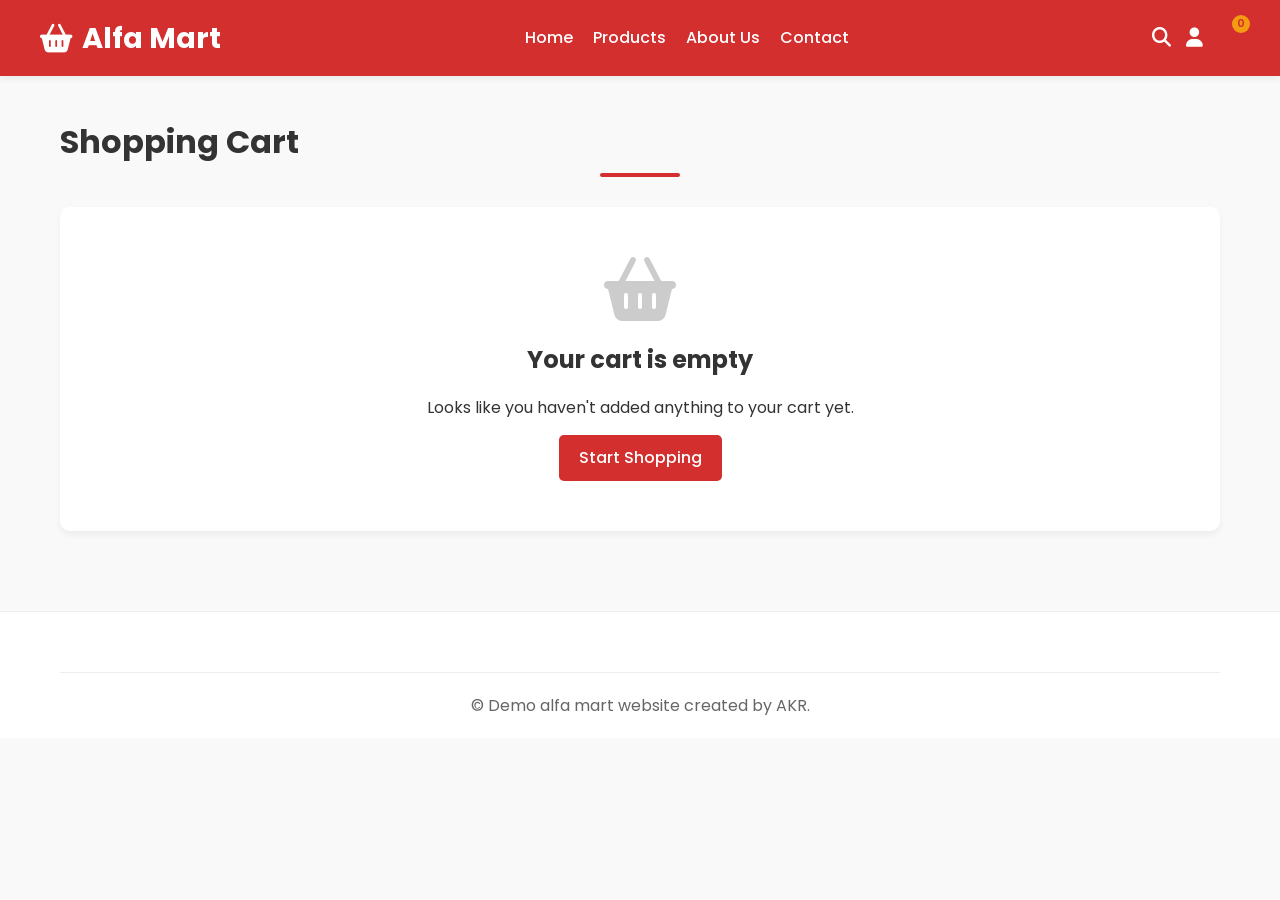
<file: cart.html>
<!DOCTYPE html>
<html lang="en">
<head>
  <meta charset="UTF-8">
  <meta name="viewport" content="width=device-width, initial-scale=1.0">
  <title>Shopping Cart | Alfa Grocery Mart</title>
  <link rel="stylesheet" href="style.css">
  <link rel="stylesheet" href="https://cdnjs.cloudflare.com/ajax/libs/font-awesome/6.4.0/css/all.min.css">
  <style>
    .cart-container {
      display: grid;
      grid-template-columns: 2fr 1fr;
      gap: 40px;
      margin: 40px auto 80px;
    }

    .cart-items {
      background: var(--white);
      border-radius: 10px;
      box-shadow: var(--shadow);
      padding: 30px;
    }

    .cart-item {
      display: flex;
      align-items: center;
      gap: 20px;
      padding: 20px 0;
      border-bottom: 1px solid var(--border-color);
    }
    
    .cart-item:last-child {
      border-bottom: none;
    }

    .cart-img {
      width: 100px;
      height: 100px;
      object-fit: cover;
      border-radius: 8px;
    }

    .cart-details {
      flex: 1;
    }

    .cart-title {
      font-size: 1.2rem;
      color: var(--text-dark);
      margin-bottom: 5px;
    }
    
    .cart-price {
      color: var(--primary-color);
      font-weight: 600;
    }

    .cart-remove {
      color: #e74c3c;
      background: none;
      border: none;
      font-size: 1.2rem;
      cursor: pointer;
      transition: var(--transition);
      padding: 10px;
    }
    .cart-remove:hover {
      color: #c0392b;
    }

    .order-summary {
      background: var(--white);
      border-radius: 10px;
      box-shadow: var(--shadow);
      padding: 30px;
      height: fit-content;
      position: sticky;
      top: 100px;
    }

    .summary-row {
      display: flex;
      justify-content: space-between;
      margin-bottom: 15px;
      color: var(--text-dark);
    }

    .summary-total {
      border-top: 1px solid var(--border-color);
      padding-top: 15px;
      margin-top: 15px;
      font-size: 1.2rem;
      font-weight: 700;
    }

    .empty-cart {
      text-align: center;
      padding: 50px 20px;
    }
    .empty-cart i {
      font-size: 4rem;
      color: #ccc;
      margin-bottom: 20px;
    }

    @media (max-width: 768px) {
      .cart-container {
        grid-template-columns: 1fr;
      }
      .cart-item {
        flex-direction: column;
        text-align: center;
      }
    }
  </style>
</head>
<body>

  <!-- Loader -->
  <div id="loader">
    <div class="spinner"></div>
  </div>

  <!-- Header -->
  <header class="header">
    <div class="container navbar">
      <a href="index.html" class="logo">
        <i class="fas fa-shopping-basket"></i> Alfa Mart
      </a>
      
      <nav class="nav-links">
        <a href="index.html">Home</a>
        <a href="products.html">Products</a>
        <a href="about.html">About Us</a>
        <a href="contact.html">Contact</a>
      </nav>

      <div class="nav-icons">
        <a href="products.html" class="icon-btn">
          <i class="fas fa-search"></i>
        </a>
        <a href="login.html" class="icon-btn">
          <i class="fas fa-user"></i>
        </a>
        <a href="cart.html" class="icon-btn" style="color: var(--primary-color);">
          <i class="fas fa-shopping-cart"></i>
          <span class="cart-count" id="cartCount">0</span>
        </a>
        <div class="mobile-menu-btn">
          <i class="fas fa-bars"></i>
        </div>
      </div>
    </div>
  </header>

  <div class="container">
    <h2 class="section-title" style="margin-top: 40px; text-align: left; margin-bottom: 0;">Shopping Cart</h2>
  </div>

  <section class="container cart-container" id="cartLayout">
    <!-- Populated by JS -->
  </section>

  <!-- Footer -->
  <footer class="footer">
    <div class="container">
      <div class="footer-bottom">
        <p>&copy; Demo alfa mart website created by AKR.</p>
      </div>
    </div>
  </footer>

  <script src="script.js"></script>
  <script>
    document.addEventListener('DOMContentLoaded', () => {
      // Create a global function so script.js can call it when qty changes
      window.renderCart = function() {
        const cartLayout = document.getElementById('cartLayout');
        
        if (cart.length === 0) {
          cartLayout.style.gridTemplateColumns = '1fr';
          cartLayout.innerHTML = `
            <div class="cart-items empty-cart">
              <i class="fas fa-shopping-basket"></i>
              <h2>Your cart is empty</h2>
              <p style="margin: 15px 0;">Looks like you haven't added anything to your cart yet.</p>
              <a href="products.html" class="btn">Start Shopping</a>
            </div>
          `;
          return;
        }

        cartLayout.style.gridTemplateColumns = ''; // Restore default from CSS
        
        let itemsHtml = '<div class="cart-items">';
        let subtotal = 0;
        
        cart.forEach(item => {
          const itemTotal = item.price * item.quantity;
          subtotal += itemTotal;
          
          itemsHtml += `
            <div class="cart-item">
              <img src="${item.image}" alt="${item.name}" class="cart-img">
              <div class="cart-details">
                <h3 class="cart-title">${item.name}</h3>
                <div class="cart-price">${formatPrice(item.price)}</div>
              </div>
              <div class="qty-control">
                <button class="qty-btn" onclick="updateQuantity(${item.id}, ${item.quantity - 1})">-</button>
                <input class="qty-input" type="number" value="${item.quantity}" readonly>
                <button class="qty-btn" onclick="updateQuantity(${item.id}, ${item.quantity + 1})">+</button>
              </div>
              <div style="font-weight: 600; min-width: 80px; text-align:right;">
                ${formatPrice(itemTotal)}
              </div>
              <button class="cart-remove" onclick="removeFromCart(${item.id})">
                <i class="fas fa-trash"></i>
              </button>
            </div>
          `;
        });
        itemsHtml += '</div>';

        const tax = subtotal * 0.05; // 5% tax
        const total = subtotal + tax;

        const summaryHtml = `
          <div class="order-summary">
            <h3 style="margin-bottom: 20px; font-size: 1.3rem;">Order Summary</h3>
            <div class="summary-row">
              <span>Subtotal</span>
              <span>${formatPrice(subtotal)}</span>
            </div>
            <div class="summary-row">
              <span>Estimated Tax (5%)</span>
              <span>${formatPrice(tax)}</span>
            </div>
            <div class="summary-row">
              <span>Shipping</span>
              <span style="color: var(--primary-color);">Free</span>
            </div>
            <div class="summary-row summary-total">
              <span>Total</span>
              <span>${formatPrice(total)}</span>
            </div>
            <a href="checkout.html" class="btn" style="width: 100%; margin-top: 20px; font-size: 1.1rem; padding: 15px;">
              Proceed to Checkout
            </a>
          </div>
        `;

        cartLayout.innerHTML = itemsHtml + summaryHtml;
      };

      // Initial render
      renderCart();
    });
  </script>
</body>
</html>
</file>
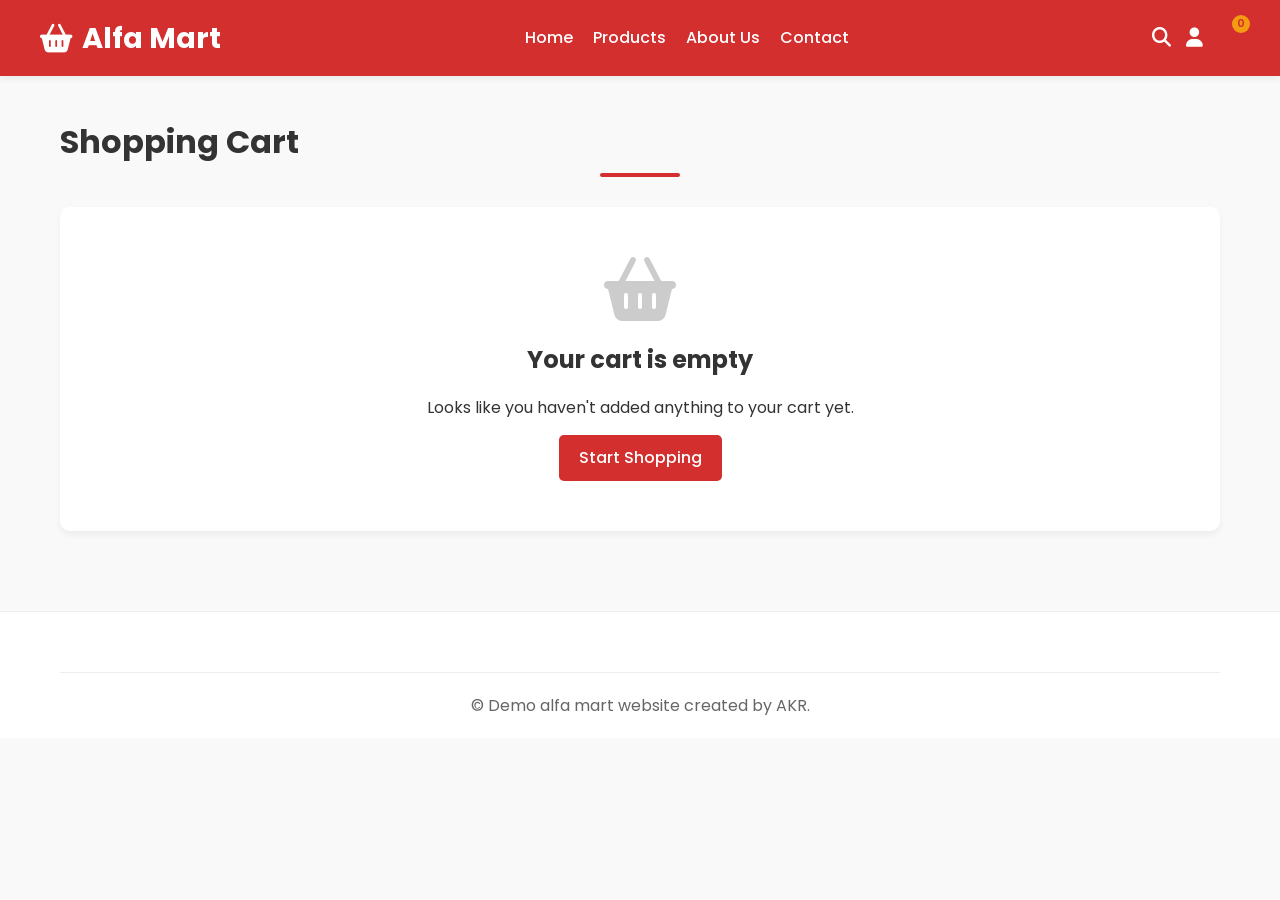
<file: checkout.html>
<!DOCTYPE html>
<html lang="en">
<head>
  <meta charset="UTF-8">
  <meta name="viewport" content="width=device-width, initial-scale=1.0">
  <title>Checkout | Alfa Grocery Mart</title>
  <link rel="stylesheet" href="style.css">
  <link rel="stylesheet" href="https://cdnjs.cloudflare.com/ajax/libs/font-awesome/6.4.0/css/all.min.css">
  <style>
    .checkout-container {
      display: grid;
      grid-template-columns: 2fr 1fr;
      gap: 40px;
      margin: 40px auto 80px;
    }
    
    .checkout-form {
      background: var(--white);
      padding: 30px;
      border-radius: 10px;
      box-shadow: var(--shadow);
    }
    
    .form-group {
      margin-bottom: 20px;
    }
    .form-group label {
      display: block;
      margin-bottom: 8px;
      font-weight: 500;
      color: var(--text-dark);
    }
    .form-control {
      width: 100%;
      padding: 12px;
      border: 1px solid var(--border-color);
      border-radius: 5px;
      font-size: 1rem;
    }
    .form-control:focus {
      outline: none;
      border-color: var(--primary-color);
    }

    .order-review {
      background: var(--primary-light);
      padding: 30px;
      border-radius: 10px;
      height: fit-content;
    }
    .review-item {
      display: flex;
      justify-content: space-between;
      margin-bottom: 10px;
      font-size: 0.95rem;
    }
    .total-row {
      display: flex;
      justify-content: space-between;
      border-top: 2px solid var(--white);
      margin-top: 15px;
      padding-top: 15px;
      font-size: 1.2rem;
      font-weight: 700;
      color: var(--text-dark);
    }

    .wa-btn {
      background-color: #25D366; /* WhatsApp Green */
      width: 100%;
      margin-top: 20px;
      font-size: 1.1rem;
      padding: 15px;
    }
    .wa-btn:hover {
      background-color: #1ebe57;
    }

    @media (max-width: 768px) {
      .checkout-container {
        grid-template-columns: 1fr;
      }
    }
  </style>
</head>
<body>

  <!-- Loader -->
  <div id="loader">
    <div class="spinner"></div>
  </div>

  <!-- Header -->
  <header class="header">
    <div class="container navbar">
      <a href="index.html" class="logo">
        <i class="fas fa-shopping-basket"></i> Alfa Mart
      </a>
      <nav class="nav-links">
        <a href="index.html">Home</a>
        <a href="products.html">Products</a>
      </nav>
      <div class="nav-icons">
        <a href="cart.html" class="icon-btn">
          <i class="fas fa-shopping-cart"></i>
          <span class="cart-count" id="cartCount">0</span>
        </a>
      </div>
    </div>
  </header>

  <div class="container">
    <h2 class="section-title" style="margin-top: 40px; text-align: left; margin-bottom: 0;">Checkout</h2>
  </div>

  <section class="container checkout-container">
    <div class="checkout-form">
      <h3 style="margin-bottom: 20px; border-bottom: 1px solid #eee; padding-bottom: 10px;">Delivery Details</h3>
      <form id="checkoutForm">
        <div class="form-group">
          <label>Full Name</label>
          <input type="text" id="cName" class="form-control" required placeholder="John Doe">
        </div>
        <div class="form-group">
          <label>Phone Number</label>
          <input type="tel" id="cPhone" class="form-control" required placeholder="+91 9876543210">
        </div>
        <div class="form-group">
          <label>Complete Address</label>
          <textarea id="cAddress" class="form-control" rows="3" required placeholder="House No, Street, City, ZIP..."></textarea>
        </div>
        <h3 style="margin-top: 30px; margin-bottom: 20px; border-bottom: 1px solid #eee; padding-bottom: 10px;">Payment Method</h3>
        <div class="form-group">
          <label style="display: flex; align-items: center; gap: 10px; font-weight: normal; margin-bottom: 10px;">
            <input type="radio" name="payment" value="Cash on Delivery" checked style="accent-color: var(--primary-color);"> Cash on Delivery (COD)
          </label>
          <label style="display: flex; align-items: center; gap: 10px; font-weight: normal; margin-bottom: 10px;">
            <input type="radio" name="payment" value="PhonePe" style="accent-color: var(--primary-color);"> PhonePe (UPI / Wallet)
          </label>
          <label style="display: flex; align-items: center; gap: 10px; font-weight: normal; margin-bottom: 10px;">
            <input type="radio" name="payment" value="Google Pay" style="accent-color: var(--primary-color);"> Google Pay (GPay)
          </label>
          <label style="display: flex; align-items: center; gap: 10px; font-weight: normal; margin-bottom: 10px;">
            <input type="radio" name="payment" value="Paytm" style="accent-color: var(--primary-color);"> Paytm (UPI / Wallet)
          </label>
          <label style="display: flex; align-items: center; gap: 10px; font-weight: normal; margin-bottom: 10px;">
            <input type="radio" name="payment" value="Credit/Debit Card" style="accent-color: var(--primary-color);"> Credit / Debit Card
          </label>
          <label style="display: flex; align-items: center; gap: 10px; font-weight: normal;">
            <input type="radio" name="payment" value="Net Banking" style="accent-color: var(--primary-color);"> Net Banking
          </label>
        </div>
      </form>
    </div>

    <div class="order-review">
      <h3 style="margin-bottom: 20px;">Order Summary</h3>
      <div id="reviewItems"></div>

      <!-- UPI QR Scanner Mockup -->
      <div id="qrScanner" style="display: none; text-align: center; margin-top: 15px; margin-bottom: 20px; padding: 20px; background: var(--white); border-radius: 10px; box-shadow: var(--shadow);">
        <p style="font-weight: 600; margin-bottom: 10px; color: var(--text-dark);">Scan to Pay with <span id="upiAppName">UPI</span></p>
        <img src="https://upload.wikimedia.org/wikipedia/commons/d/d0/QR_code_for_mobile_English_Wikipedia.svg" alt="UPI QR Code" style="width: 150px; height: 150px; border-radius: 10px;">
        <p style="font-size: 0.85rem; color: var(--text-light); margin-top: 10px;">Amount: <strong id="qrAmount">₹0</strong></p>
        <p style="font-size: 0.75rem; color: var(--text-light); margin-top: 5px;">(Simulated QR Code. Scan is not actually functional)</p>
      </div>

      <button type="button" class="btn wa-btn" id="placeOrderBtn">
        <i class="fab fa-whatsapp" style="margin-right: 10px; font-size: 1.2rem;"></i> Order via WhatsApp
      </button>
      <p style="text-align: center; font-size: 0.8rem; color: var(--text-light); margin-top: 15px;">
        You will be redirected to WhatsApp to confirm your order directly with our mart.
      </p>
    </div>
  </section>

  <!-- Footer -->
  <footer class="footer">
    <div class="container">
      <div class="footer-bottom">
        <p>&copy; Demo alfa mart website created by AKR.</p>
      </div>
    </div>
  </footer>

  <script src="script.js"></script>
  <script>
    document.addEventListener('DOMContentLoaded', () => {
      const reviewItems = document.getElementById('reviewItems');
      const placeOrderBtn = document.getElementById('placeOrderBtn');
      const form = document.getElementById('checkoutForm');

      if (cart.length === 0) {
        window.location.href = 'cart.html';
        return;
      }

      let subtotal = 0;
      let reviewHtml = '';

      cart.forEach(item => {
        const itemTotal = item.price * item.quantity;
        subtotal += itemTotal;
        reviewHtml += `
          <div class="review-item">
            <span>${item.quantity}x ${item.name}</span>
            <span>${formatPrice(itemTotal)}</span>
          </div>
        `;
      });

      const tax = subtotal * 0.05;
      const total = subtotal + tax;

      reviewHtml += `
        <div style="border-top: 1px dashed #ccc; margin-top: 15px; padding-top: 15px;">
          <div class="review-item"><span>Subtotal:</span> <span>${formatPrice(subtotal)}</span></div>
          <div class="review-item"><span>Tax (5%):</span> <span>${formatPrice(tax)}</span></div>
          <div class="total-row"><span>Total:</span> <span>${formatPrice(total)}</span></div>
        </div>
      `;
      reviewItems.innerHTML = reviewHtml;

      // QR Scanner Logic
      const paymentRadios = document.querySelectorAll('input[name="payment"]');
      const qrScanner = document.getElementById('qrScanner');
      const upiAppName = document.getElementById('upiAppName');
      const qrAmount = document.getElementById('qrAmount');

      paymentRadios.forEach(radio => {
        radio.addEventListener('change', (e) => {
          const val = e.target.value;
          if (val === 'PhonePe' || val === 'Google Pay' || val === 'Paytm') {
            qrScanner.style.display = 'block';
            upiAppName.textContent = val;
            qrAmount.textContent = formatPrice(total);
            placeOrderBtn.innerHTML = '<i class="fab fa-whatsapp" style="margin-right: 10px; font-size: 1.2rem;"></i> Confirm Payment & Order';
          } else {
            qrScanner.style.display = 'none';
            placeOrderBtn.innerHTML = '<i class="fab fa-whatsapp" style="margin-right: 10px; font-size: 1.2rem;"></i> Order via WhatsApp';
          }
        });
      });

      placeOrderBtn.addEventListener('click', () => {
        if (!form.checkValidity()) {
          form.reportValidity();
          return;
        }

        const name = document.getElementById('cName').value;
        const phone = document.getElementById('cPhone').value;
        const address = document.getElementById('cAddress').value;
        const payment = document.querySelector('input[name="payment"]:checked').value;

        // Save order to mocked "orders" database in local storage for the admin panel
        const newOrder = {
          id: 'ORD-' + Math.floor(Math.random() * 90000 + 10000),
          date: new Date().toLocaleDateString(),
          customer: name,
          phone: phone,
          address: address,
          payment: payment,
          total: total,
          items: cart,
          status: 'Pending'
        };

        const orders = JSON.parse(localStorage.getItem('alfaOrders')) || [];
        orders.push(newOrder);
        localStorage.setItem('alfaOrders', JSON.stringify(orders));

        // Format Whatsapp Message
        let waText = `*New Order: ${newOrder.id}*%0A%0A`;
        waText += `*Name:* ${name}%0A`;
        waText += `*Phone:* ${phone}%0A`;
        waText += `*Address:* ${address}%0A`;
        waText += `*Payment:* ${payment}%0A%0A`;
        waText += `*Order Items:*%0A`;
        
        cart.forEach(item => {
          waText += `- ${item.quantity}x ${item.name} (${formatPrice(item.price * item.quantity)})%0A`;
        });
        
        waText += `%0A*Total Amount: ${formatPrice(total)}*%0A%0APlease confirm my order.`;

        // Clear cart
        localStorage.removeItem('alfaCart');
        cart = [];
        
        // WhatsApp Business Number (mock)
        const waNumber = "919876543210";
        const waUrl = `https://wa.me/${waNumber}?text=${waText}`;

        // Redirect
        window.location.href = waUrl;
      });
    });
  </script>
</body>
</html>
</file>
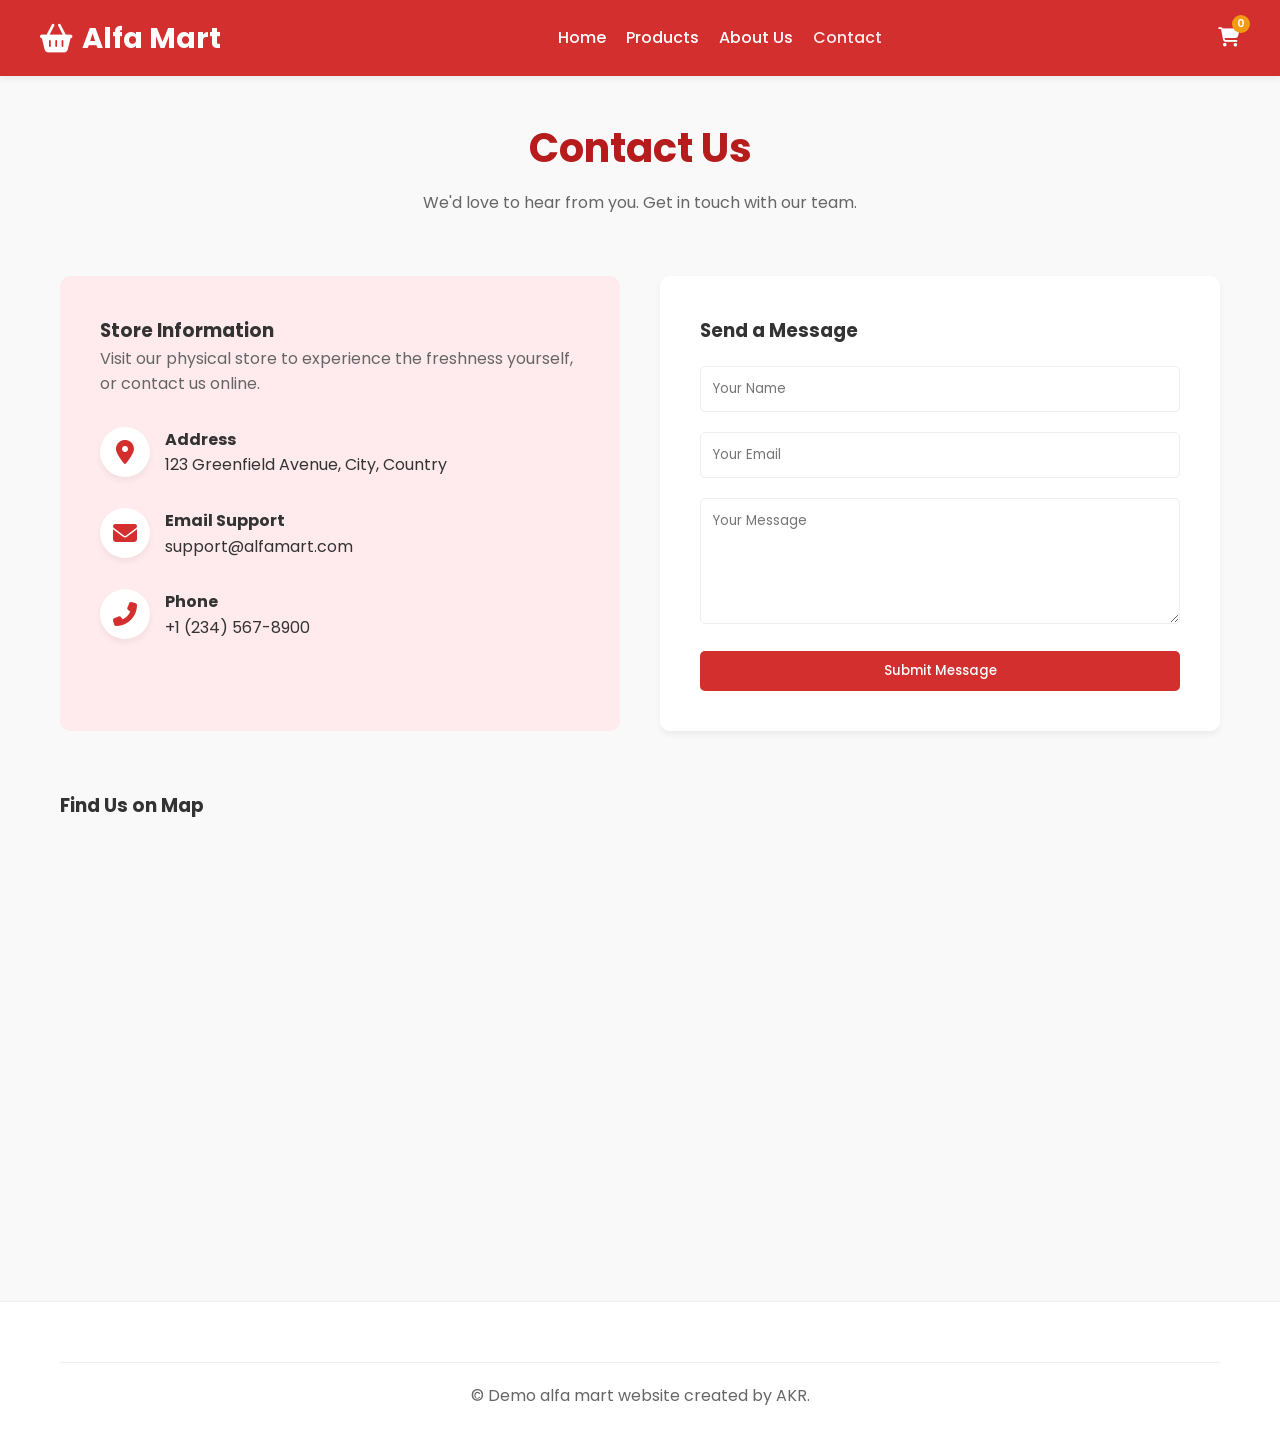
<file: contact.html>
<!DOCTYPE html>
<html lang="en">
<head>
  <meta charset="UTF-8">
  <meta name="viewport" content="width=device-width, initial-scale=1.0">
  <title>Contact Us | Alfa Grocery Mart</title>
  <link rel="stylesheet" href="style.css">
  <link rel="stylesheet" href="https://cdnjs.cloudflare.com/ajax/libs/font-awesome/6.4.0/css/all.min.css">
  <style>
    .contact-container {
      display: grid;
      grid-template-columns: 1fr 1fr;
      gap: 40px;
      margin: 60px auto;
    }
    .contact-info {
      background: var(--primary-light);
      padding: 40px;
      border-radius: 10px;
    }
    .info-item {
      display: flex;
      gap: 15px;
      margin-bottom: 30px;
    }
    .info-item i {
      font-size: 1.5rem;
      color: var(--primary-color);
      background: var(--white);
      width: 50px;
      height: 50px;
      display: flex;
      justify-content: center;
      align-items: center;
      border-radius: 50%;
      box-shadow: var(--shadow);
    }
    
    .contact-form {
      background: var(--white);
      padding: 40px;
      border-radius: 10px;
      box-shadow: var(--shadow);
    }
    .form-group { margin-bottom: 20px; }
    .form-control {
      width: 100%;
      padding: 12px;
      border: 1px solid var(--border-color);
      border-radius: 5px;
    }
    .form-control:focus { outline: none; border-color: var(--primary-color); }

    .map-container {
      width: 100%;
      height: 400px;
      border-radius: 10px;
      overflow: hidden;
      margin-bottom: 60px;
    }
    iframe { width: 100%; height: 100%; border: none; }

    @media (max-width: 768px) {
      .contact-container { grid-template-columns: 1fr; }
    }
  </style>
</head>
<body>
  
  <div id="loader"><div class="spinner"></div></div>

  <header class="header">
    <div class="container navbar">
      <a href="index.html" class="logo"><i class="fas fa-shopping-basket"></i> Alfa Mart</a>
      <nav class="nav-links">
        <a href="index.html">Home</a>
        <a href="products.html">Products</a>
        <a href="about.html">About Us</a>
        <a href="contact.html" class="active">Contact</a>
      </nav>
      <div class="nav-icons">
        <a href="cart.html" class="icon-btn">
          <i class="fas fa-shopping-cart"></i>
          <span class="cart-count" id="cartCount">0</span>
        </a>
        <div class="mobile-menu-btn"><i class="fas fa-bars"></i></div>
      </div>
    </div>
  </header>

  <div class="container" style="margin-top:40px; text-align:center;">
    <h1 style="color:var(--primary-dark); font-size:2.5rem;">Contact Us</h1>
    <p style="color:var(--text-light); max-width:600px; margin: 10px auto;">We'd love to hear from you. Get in touch with our team.</p>
  </div>

  <section class="container contact-container">
    <div class="contact-info">
      <h3>Store Information</h3>
      <p style="margin-bottom: 30px; color: var(--text-light);">Visit our physical store to experience the freshness yourself, or contact us online.</p>
      
      <div class="info-item">
        <i class="fas fa-map-marker-alt"></i>
        <div>
          <h4>Address</h4>
          <p>123 Greenfield Avenue, City, Country</p>
        </div>
      </div>
      <div class="info-item">
        <i class="fas fa-envelope"></i>
        <div>
          <h4>Email Support</h4>
          <p>support@alfamart.com</p>
        </div>
      </div>
      <div class="info-item">
        <i class="fas fa-phone-alt"></i>
        <div>
          <h4>Phone</h4>
          <p>+1 (234) 567-8900</p>
        </div>
      </div>
    </div>

    <div class="contact-form">
      <h3 style="margin-bottom: 20px;">Send a Message</h3>
      <form onsubmit="event.preventDefault(); showToast('Message Sent Successfully!'); this.reset();">
        <div class="form-group">
          <input type="text" class="form-control" placeholder="Your Name" required>
        </div>
        <div class="form-group">
          <input type="email" class="form-control" placeholder="Your Email" required>
        </div>
        <div class="form-group">
          <textarea class="form-control" rows="5" placeholder="Your Message" required></textarea>
        </div>
        <button type="submit" class="btn" style="width: 100%;">Submit Message</button>
      </form>
    </div>
  </section>

  <!-- Google Maps Embed -->
  <section class="container">
    <h3 style="margin-bottom: 20px;">Find Us on Map</h3>
    <div class="map-container">
      <iframe src="https://www.google.com/maps/embed?pb=!1m18!1m12!1m3!1d113941.04279769913!2d80.93290356534571!3d26.822008453472093!2m3!1f0!2f0!3f0!3m2!1i1024!2i768!4f13.1!3m3!1m2!1s0x399bfd991f32b16b%3A0x93ccba8909978be7!2sLucknow%2C%20Uttar%20Pradesh!5e0!3m2!1sen!2sin!4v1700000000000!5m2!1sen!2sin" allowfullscreen="" loading="lazy" referrerpolicy="no-referrer-when-downgrade"></iframe>
    </div>
  </section>

  <footer class="footer">
    <div class="container"><div class="footer-bottom"><p>&copy; Demo alfa mart website created by AKR.</p></div></div>
  </footer>

  <script src="script.js"></script>
</body>
</html>
</file>
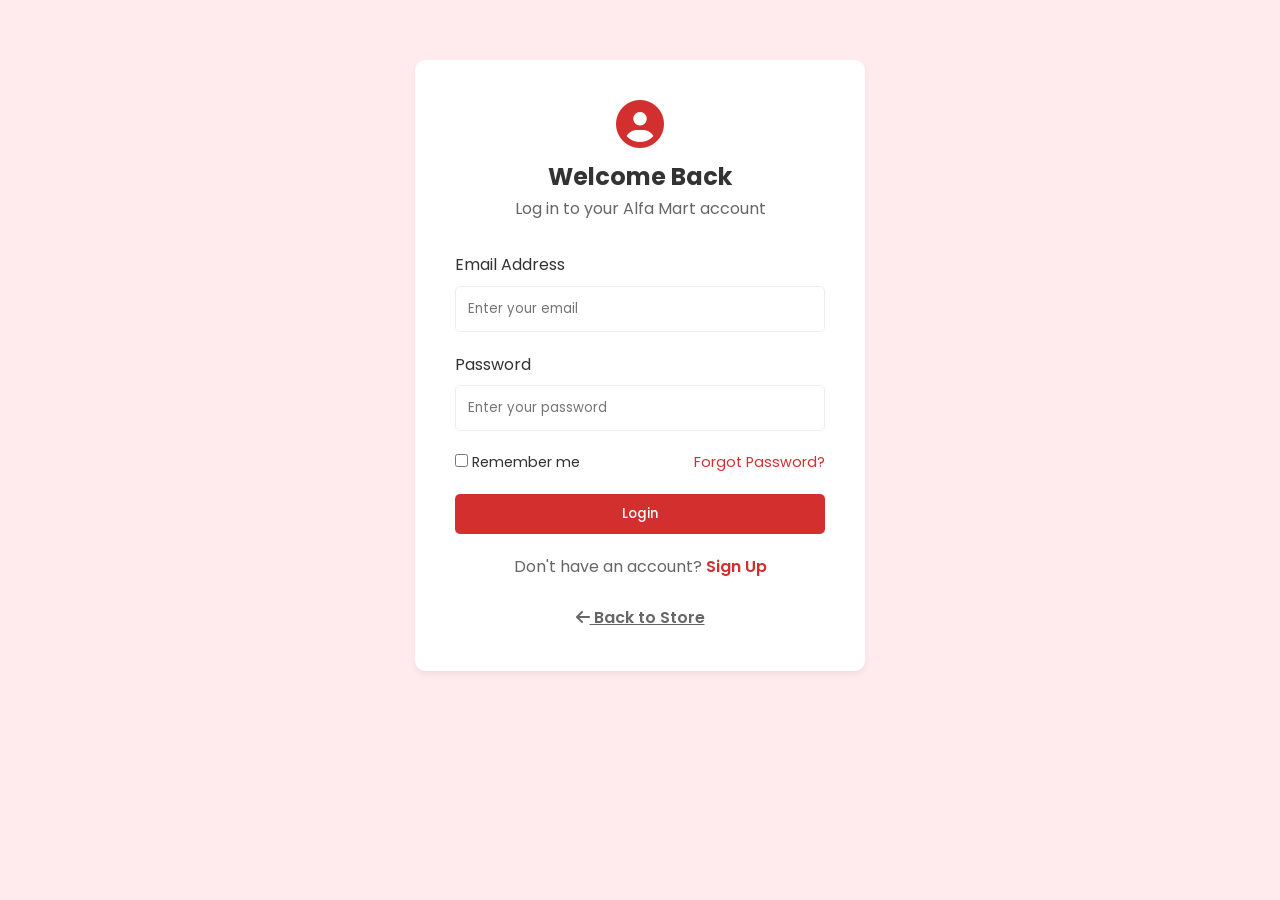
<file: login.html>
<!DOCTYPE html>
<html lang="en">
<head>
  <meta charset="UTF-8">
  <meta name="viewport" content="width=device-width, initial-scale=1.0">
  <title>Login | Alfa Grocery Mart</title>
  <link rel="stylesheet" href="style.css">
  <link rel="stylesheet" href="https://cdnjs.cloudflare.com/ajax/libs/font-awesome/6.4.0/css/all.min.css">
  <style>
    .auth-container {
      max-width: 450px;
      margin: 60px auto;
      background: var(--white);
      padding: 40px;
      border-radius: 10px;
      box-shadow: var(--shadow);
    }
    .auth-header {
      text-align: center;
      margin-bottom: 30px;
    }
    .auth-header i {
      font-size: 3rem;
      color: var(--primary-color);
      margin-bottom: 10px;
    }
    .form-group {
      margin-bottom: 20px;
    }
    .form-group label {
      display: block;
      margin-bottom: 8px;
    }
    .form-control {
      width: 100%;
      padding: 12px;
      border: 1px solid var(--border-color);
      border-radius: 5px;
    }
    .auth-footer {
      text-align: center;
      margin-top: 20px;
      color: var(--text-light);
    }
    .auth-footer a {
      color: var(--primary-color);
      font-weight: 600;
    }
  </style>
</head>
<body style="background-color: var(--primary-light);">

  <div class="auth-container">
    <div class="auth-header">
      <i class="fas fa-user-circle"></i>
      <h2>Welcome Back</h2>
      <p style="color: var(--text-light);">Log in to your Alfa Mart account</p>
    </div>
    
    <form onsubmit="event.preventDefault(); window.location.href='index.html';">
      <div class="form-group">
        <label>Email Address</label>
        <input type="email" class="form-control" required placeholder="Enter your email">
      </div>
      <div class="form-group">
        <label>Password</label>
        <input type="password" class="form-control" required placeholder="Enter your password">
      </div>
      <div style="display: flex; justify-content: space-between; margin-bottom: 20px; font-size: 0.9rem;">
        <label><input type="checkbox"> Remember me</label>
        <a href="#" style="color: var(--primary-color);">Forgot Password?</a>
      </div>
      <button type="submit" class="btn" style="width: 100%;">Login</button>
    </form>
    
    <div class="auth-footer">
      Don't have an account? <a href="signup.html">Sign Up</a><br><br>
      <a href="index.html" style="color: var(--text-light); text-decoration: underline;"><i class="fas fa-arrow-left"></i> Back to Store</a>
    </div>
  </div>

</body>
</html>
</file>
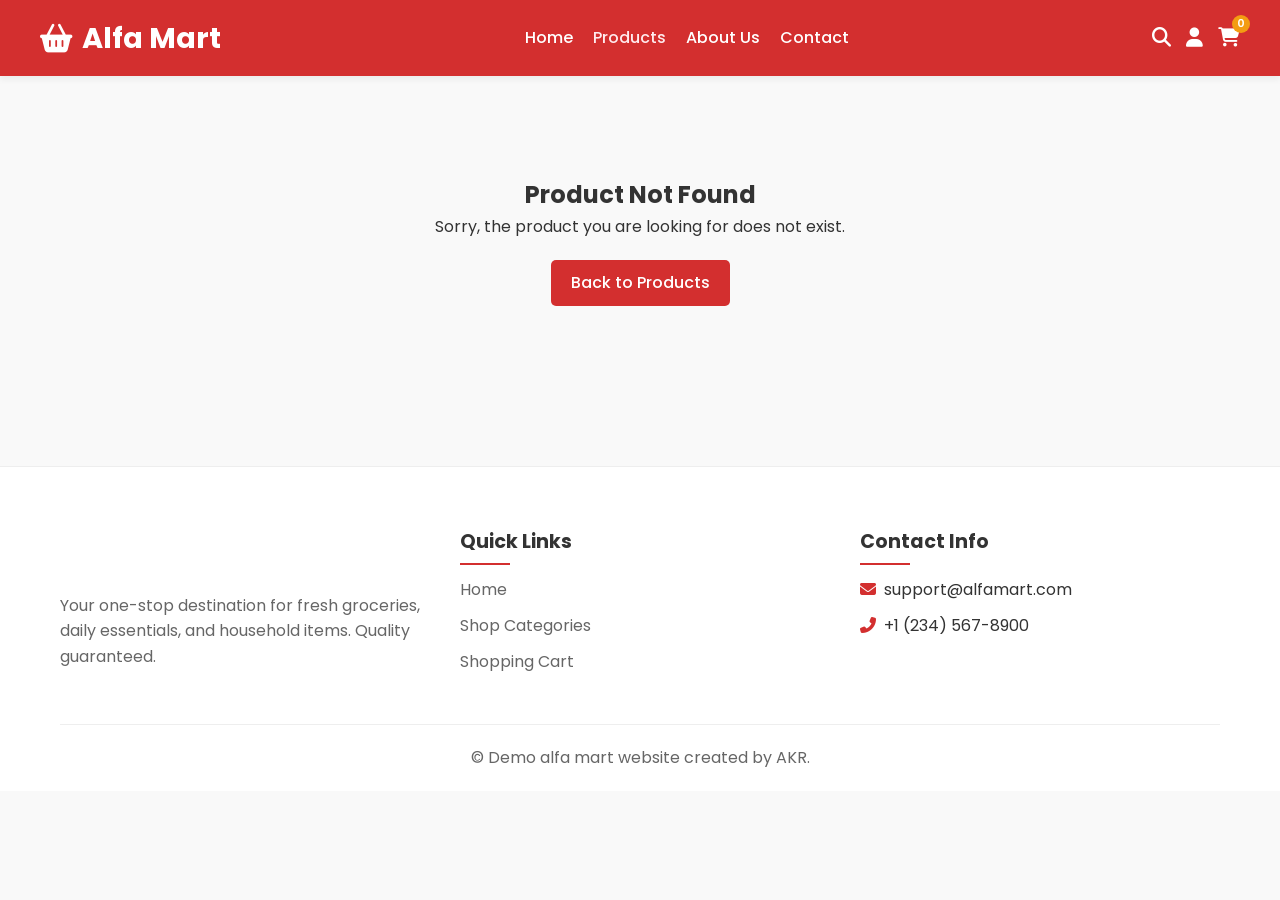
<file: product-details.html>
<!DOCTYPE html>
<html lang="en">
<head>
  <meta charset="UTF-8">
  <meta name="viewport" content="width=device-width, initial-scale=1.0">
  <title>Product Details | Alfa Grocery Mart</title>
  <link rel="stylesheet" href="style.css">
  <link rel="stylesheet" href="https://cdnjs.cloudflare.com/ajax/libs/font-awesome/6.4.0/css/all.min.css">
  <style>
    .details-container {
      margin: 60px auto;
      background: var(--white);
      border-radius: 15px;
      box-shadow: var(--shadow);
      padding: 40px;
      display: grid;
      grid-template-columns: 1fr 1fr;
      gap: 50px;
    }

    .detail-image {
      width: 100%;
      height: 400px;
      object-fit: cover;
      border-radius: 10px;
      border: 1px solid var(--border-color);
    }

    .detail-info {
      display: flex;
      flex-direction: column;
      justify-content: center;
    }

    .detail-category {
      color: var(--primary-color);
      font-weight: 600;
      text-transform: uppercase;
      letter-spacing: 1px;
      margin-bottom: 10px;
    }

    .detail-title {
      font-size: 2.5rem;
      color: var(--text-dark);
      margin-bottom: 15px;
      line-height: 1.2;
    }

    .detail-price {
      font-size: 2rem;
      color: var(--text-dark);
      font-weight: 700;
      margin-bottom: 25px;
    }

    .detail-desc {
      color: var(--text-light);
      margin-bottom: 30px;
      font-size: 1.1rem;
      line-height: 1.8;
    }

    .action-row {
      display: flex;
      align-items: center;
      gap: 20px;
      margin-bottom: 30px;
    }

    .delivery-info {
      background: var(--primary-light);
      padding: 20px;
      border-radius: 10px;
      display: flex;
      gap: 15px;
    }

    .delivery-info i {
      font-size: 1.5rem;
      color: var(--primary-color);
    }

    @media (max-width: 768px) {
      .details-container {
        grid-template-columns: 1fr;
        padding: 20px;
        gap: 30px;
      }
      .detail-image {
        height: 300px;
      }
      .detail-title {
        font-size: 2rem;
      }
      .action-row {
        flex-direction: column;
        align-items: stretch;
      }
    }
  </style>
</head>
<body>

  <!-- Loader -->
  <div id="loader">
    <div class="spinner"></div>
  </div>

  <!-- Header -->
  <header class="header">
    <div class="container navbar">
      <a href="index.html" class="logo">
        <i class="fas fa-shopping-basket"></i> Alfa Mart
      </a>
      
      <nav class="nav-links">
        <a href="index.html">Home</a>
        <a href="products.html" class="active">Products</a>
        <a href="about.html">About Us</a>
        <a href="contact.html">Contact</a>
      </nav>

      <div class="nav-icons">
        <a href="products.html" class="icon-btn">
          <i class="fas fa-search"></i>
        </a>
        <a href="login.html" class="icon-btn">
          <i class="fas fa-user"></i>
        </a>
        <a href="cart.html" class="icon-btn">
          <i class="fas fa-shopping-cart"></i>
          <span class="cart-count" id="cartCount">0</span>
        </a>
        <div class="mobile-menu-btn">
          <i class="fas fa-bars"></i>
        </div>
      </div>
    </div>
  </header>

  <section class="container" id="productDetailSection">
    <!-- Populated by JS -->
  </section>

  <!-- Footer -->
  <footer class="footer">
    <div class="container">
      <div class="footer-content">
        <div class="footer-col">
          <a href="index.html" class="logo" style="margin-bottom: 20px;">
            <i class="fas fa-shopping-basket"></i> Alfa Mart
          </a>
          <p>Your one-stop destination for fresh groceries, daily essentials, and household items. Quality guaranteed.</p>
        </div>
        <div class="footer-col">
          <h3>Quick Links</h3>
          <ul>
            <li><a href="index.html">Home</a></li>
            <li><a href="products.html">Shop Categories</a></li>
            <li><a href="cart.html">Shopping Cart</a></li>
          </ul>
        </div>
        <div class="footer-col">
          <h3>Contact Info</h3>
          <ul>
            <li><i class="fas fa-envelope" style="color:var(--primary-color); width:20px;"></i> support@alfamart.com</li>
            <li><i class="fas fa-phone-alt" style="color:var(--primary-color); width:20px;"></i> +1 (234) 567-8900</li>
          </ul>
        </div>
      </div>
      <div class="footer-bottom">
        <p>&copy; Demo alfa mart website created by AKR.</p>
      </div>
    </div>
  </footer>

  <script src="script.js"></script>
  <script>
    document.addEventListener('DOMContentLoaded', () => {
      const detailContainer = document.getElementById('productDetailSection');
      const urlParams = new URLSearchParams(window.location.search);
      const productId = parseInt(urlParams.get('id'));
      
      const product = products.find(p => p.id === productId);

      if (!product) {
        detailContainer.innerHTML = `
          <div style="text-align: center; padding: 100px 20px;">
            <h2>Product Not Found</h2>
            <p>Sorry, the product you are looking for does not exist.</p>
            <a href="products.html" class="btn" style="margin-top: 20px;">Back to Products</a>
          </div>
        `;
        return;
      }

      document.title = `${product.name} | Alfa Grocery Mart`;

      // Define page-specific details layout
      detailContainer.innerHTML = `
        <div class="details-container">
          <div>
            <img src="${product.image}" alt="${product.name}" class="detail-image">
          </div>
          <div class="detail-info">
            <div class="detail-category">${product.category}</div>
            <h1 class="detail-title">${product.name}</h1>
            <div class="detail-price">${formatPrice(product.price)}</div>
            <p class="detail-desc">
              Premium quality ${product.name.toLowerCase()} sourced directly from organic farms. 
              Freshly packed to ensure the highest standards of hygiene and taste. Perfect for your daily needs.
            </p>
            
            <div class="action-row">
              <div class="qty-control" style="height: 45px;">
                <button class="qty-btn" id="decQty">-</button>
                <input type="number" id="detailQty" class="qty-input" value="1" min="1" readonly>
                <button class="qty-btn" id="incQty">+</button>
              </div>
              <button class="btn" id="addToCartBtn" style="flex: 1; padding: 12px; font-size: 1.1rem;">
                <i class="fas fa-cart-plus" style="margin-right: 10px;"></i> Add to Cart
              </button>
            </div>

            <div class="delivery-info">
              <i class="fas fa-truck"></i>
              <div>
                <h4 style="margin-bottom: 5px; color: var(--text-dark);">Fast Delivery</h4>
                <p style="color: var(--text-light); font-size: 0.9rem;">Order now to get delivery by tomorrow morning.</p>
              </div>
            </div>
          </div>
        </div>
      `;

      // Logic for detail page interactions
      const qtyInput = document.getElementById('detailQty');
      document.getElementById('incQty').addEventListener('click', () => {
        qtyInput.value = parseInt(qtyInput.value) + 1;
      });
      document.getElementById('decQty').addEventListener('click', () => {
        if (parseInt(qtyInput.value) > 1) {
          qtyInput.value = parseInt(qtyInput.value) - 1;
        }
      });
      document.getElementById('addToCartBtn').addEventListener('click', () => {
        addToCart(product.id, parseInt(qtyInput.value));
      });
    });
  </script>
</body>
</html>
</file>
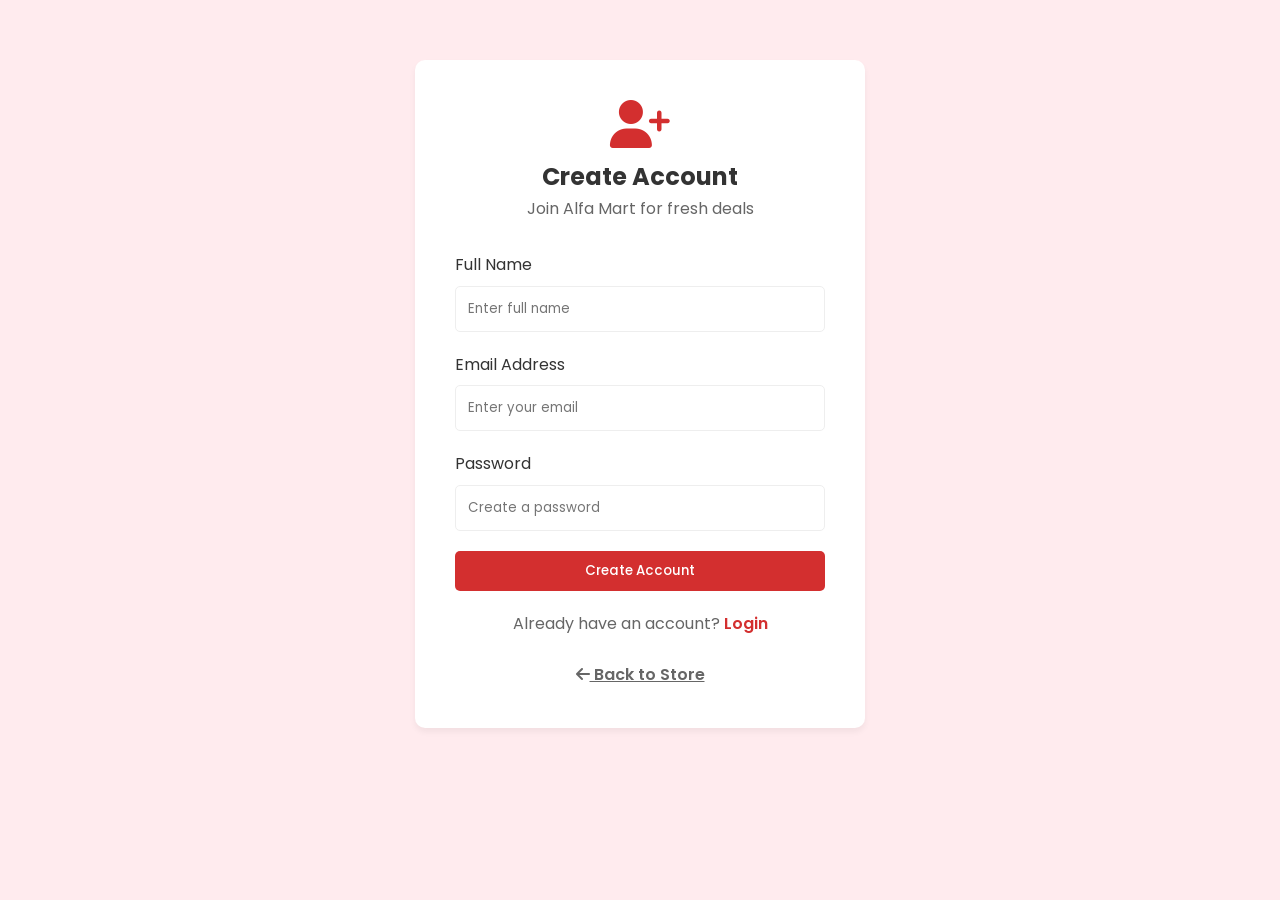
<file: signup.html>
<!DOCTYPE html>
<html lang="en">
<head>
  <meta charset="UTF-8">
  <meta name="viewport" content="width=device-width, initial-scale=1.0">
  <title>Sign Up | Alfa Grocery Mart</title>
  <link rel="stylesheet" href="style.css">
  <link rel="stylesheet" href="https://cdnjs.cloudflare.com/ajax/libs/font-awesome/6.4.0/css/all.min.css">
  <style>
    .auth-container {
      max-width: 450px;
      margin: 60px auto;
      background: var(--white);
      padding: 40px;
      border-radius: 10px;
      box-shadow: var(--shadow);
    }
    .auth-header {
      text-align: center;
      margin-bottom: 30px;
    }
    .auth-header i {
      font-size: 3rem;
      color: var(--primary-color);
      margin-bottom: 10px;
    }
    .form-group {
      margin-bottom: 20px;
    }
    .form-group label {
      display: block;
      margin-bottom: 8px;
    }
    .form-control {
      width: 100%;
      padding: 12px;
      border: 1px solid var(--border-color);
      border-radius: 5px;
    }
    .auth-footer {
      text-align: center;
      margin-top: 20px;
      color: var(--text-light);
    }
    .auth-footer a {
      color: var(--primary-color);
      font-weight: 600;
    }
  </style>
</head>
<body style="background-color: var(--primary-light);">

  <div class="auth-container">
    <div class="auth-header">
      <i class="fas fa-user-plus"></i>
      <h2>Create Account</h2>
      <p style="color: var(--text-light);">Join Alfa Mart for fresh deals</p>
    </div>
    
    <form onsubmit="event.preventDefault(); window.location.href='index.html';">
      <div class="form-group">
        <label>Full Name</label>
        <input type="text" class="form-control" required placeholder="Enter full name">
      </div>
      <div class="form-group">
        <label>Email Address</label>
        <input type="email" class="form-control" required placeholder="Enter your email">
      </div>
      <div class="form-group">
        <label>Password</label>
        <input type="password" class="form-control" required placeholder="Create a password">
      </div>
      <button type="submit" class="btn" style="width: 100%;">Create Account</button>
    </form>
    
    <div class="auth-footer">
      Already have an account? <a href="login.html">Login</a><br><br>
      <a href="index.html" style="color: var(--text-light); text-decoration: underline;"><i class="fas fa-arrow-left"></i> Back to Store</a>
    </div>
  </div>

</body>
</html>
</file>
<file: style.css>
@import url('https://fonts.googleapis.com/css2?family=Poppins:wght@300;400;500;600;700&display=swap');

:root {
  --primary-color: #d32f2f;
  --primary-dark: #b71c1c;
  --primary-light: #ffebee;
  --secondary-color: #f39c12;
  --text-dark: #333333;
  --text-light: #666666;
  --bg-color: #f9f9f9;
  --white: #ffffff;
  --border-color: #eeeeee;
  --shadow: 0 4px 6px rgba(0, 0, 0, 0.05);
  --shadow-hover: 0 10px 15px rgba(0, 0, 0, 0.1);
  --transition: all 0.3s ease;
}

* {
  margin: 0;
  padding: 0;
  box-sizing: border-box;
  font-family: 'Poppins', sans-serif;
}

body {
  background-color: var(--bg-color);
  color: var(--text-dark);
  line-height: 1.6;
}

a {
  text-decoration: none;
  color: inherit;
}

ul {
  list-style: none;
}

/* Utilities */
.container {
  max-width: 1200px;
  margin: 0 auto;
  padding: 0 20px;
}

.section-title {
  text-align: center;
  font-size: 2rem;
  color: var(--text-dark);
  margin-bottom: 2rem;
  position: relative;
}

.section-title::after {
  content: '';
  position: absolute;
  bottom: -10px;
  left: 50%;
  transform: translateX(-50%);
  width: 80px;
  height: 4px;
  background: var(--primary-color);
  border-radius: 2px;
}

.btn {
  display: inline-block;
  padding: 10px 20px;
  background-color: var(--primary-color);
  color: var(--white);
  border: none;
  border-radius: 5px;
  cursor: pointer;
  font-weight: 500;
  transition: var(--transition);
  text-align: center;
}

.btn:hover {
  background-color: var(--primary-dark);
}

.btn-outline {
  background-color: transparent;
  border: 2px solid var(--primary-color);
  color: var(--primary-color);
}

.btn-outline:hover {
  background-color: var(--primary-color);
  color: var(--white);
}

/* Navbar */
.header {
  background-color: var(--primary-color);
  box-shadow: var(--shadow);
  position: sticky;
  top: 0;
  z-index: 1000;
}

.navbar {
  display: flex;
  justify-content: space-between;
  align-items: center;
  padding: 15px 0;
}

.logo {
  font-size: 1.8rem;
  font-weight: 700;
  color: var(--white);
  display: flex;
  align-items: center;
  gap: 10px;
}

.nav-links {
  display: flex;
  gap: 20px;
}

.nav-links a {
  font-weight: 500;
  color: var(--white);
  transition: var(--transition);
}

.nav-links a:hover,
.nav-links a.active {
  color: var(--primary-light);
}

.nav-icons {
  display: flex;
  gap: 15px;
  align-items: center;
}

.icon-btn {
  font-size: 1.2rem;
  color: var(--white);
  position: relative;
  cursor: pointer;
  transition: var(--transition);
}

.icon-btn:hover {
  color: var(--primary-light);
}

.cart-count {
  position: absolute;
  top: -8px;
  right: -10px;
  background-color: var(--secondary-color);
  color: var(--shadow-hover);
  font-size: 0.7rem;
  width: 18px;
  height: 18px;
  border-radius: 50%;
  display: flex;
  justify-content: center;
  align-items: center;
  font-weight: 600;
}

.mobile-menu-btn {
  display: none;
  font-size: 1.5rem;
  cursor: pointer;
  color: var(--white);
}

/* Footer */
.footer {
  background-color: var(--white);
  padding: 60px 0 20px;
  margin-top: 60px;
  border-top: 1px solid var(--border-color);
}

.footer-content {
  display: grid;
  grid-template-columns: repeat(auto-fit, minmax(250px, 1fr));
  gap: 40px;
  margin-bottom: 40px;
}

.footer-col h3 {
  font-size: 1.2rem;
  margin-bottom: 20px;
  color: var(--text-dark);
  position: relative;
}

.footer-col h3::after {
  content: '';
  position: absolute;
  left: 0;
  bottom: -8px;
  width: 50px;
  height: 2px;
  background-color: var(--primary-color);
}

.footer-col p {
  color: var(--text-light);
  margin-bottom: 15px;
}

.footer-col ul li {
  margin-bottom: 10px;
}

.footer-col ul li a {
  color: var(--text-light);
  transition: var(--transition);
  display: flex;
  align-items: center;
  gap: 10px;
}

.footer-col ul li a:hover {
  color: var(--primary-color);
  padding-left: 5px;
}

.social-links {
  display: flex;
  gap: 15px;
  margin-top: 20px;
}

.social-links a {
  display: flex;
  justify-content: center;
  align-items: center;
  width: 40px;
  height: 40px;
  background-color: var(--primary-light);
  color: var(--primary-color);
  border-radius: 50%;
  transition: var(--transition);
}

.social-links a:hover {
  background-color: var(--primary-color);
  color: var(--white);
}

.footer-bottom {
  text-align: center;
  padding-top: 20px;
  border-top: 1px solid var(--border-color);
  color: var(--text-light);
}

/* Cards (Products & Categories) */
.product-card {
  background: var(--white);
  border-radius: 10px;
  overflow: hidden;
  box-shadow: var(--shadow);
  transition: var(--transition);
  border: 1px solid var(--border-color);
  position: relative;
}

.product-card:hover {
  box-shadow: var(--shadow-hover);
  transform: translateY(-5px);
}

.product-img {
  width: 100%;
  height: 200px;
  object-fit: cover;
  padding: 20px;
  background: var(--white);
}

.product-info {
  padding: 15px;
  text-align: center;
}

.product-category {
  font-size: 0.8rem;
  color: var(--text-light);
  text-transform: uppercase;
  letter-spacing: 1px;
}

.product-title {
  font-size: 1.1rem;
  color: var(--text-dark);
  margin: 5px 0 10px;
  white-space: nowrap;
  overflow: hidden;
  text-overflow: ellipsis;
}

.product-price {
  font-size: 1.2rem;
  font-weight: 600;
  color: var(--primary-color);
  margin-bottom: 15px;
}

.product-actions {
  display: flex;
  justify-content: center;
  gap: 10px;
}

.product-badge {
  position: absolute;
  top: 10px;
  left: 10px;
  background-color: var(--secondary-color);
  color: var(--white);
  padding: 4px 10px;
  border-radius: 5px;
  font-size: 0.8rem;
  font-weight: 600;
}

/* Quantity Control */
.qty-control {
  display: flex;
  align-items: center;
  border: 1px solid var(--border-color);
  border-radius: 5px;
  overflow: hidden;
}

.qty-btn {
  background: var(--primary-light);
  color: var(--primary-color);
  border: none;
  padding: 5px 12px;
  cursor: pointer;
  font-size: 1.2rem;
  transition: var(--transition);
}

.qty-btn:hover {
  background: var(--primary-color);
  color: var(--white);
}

.qty-input {
  width: 40px;
  text-align: center;
  border: none;
  font-weight: 600;
}

.qty-input::-webkit-outer-spin-button,
.qty-input::-webkit-inner-spin-button {
  -webkit-appearance: none;
  margin: 0;
}

/* Loading Overlay */
#loader {
  position: fixed;
  top: 0;
  left: 0;
  width: 100%;
  height: 100%;
  background-color: var(--white);
  display: flex;
  justify-content: center;
  align-items: center;
  z-index: 9999;
  transition: opacity 0.5s ease;
}

.spinner {
  width: 50px;
  height: 50px;
  border: 5px solid var(--primary-light);
  border-top-color: var(--primary-color);
  border-radius: 50%;
  animation: spin 1s linear infinite;
}

@keyframes spin {
  to {
    transform: rotate(360deg);
  }
}

/* Responsive */
@media (max-width: 768px) {
  .nav-links {
    display: none;
    position: absolute;
    top: 100%;
    left: 0;
    width: 100%;
    background: var(--primary-color);
    flex-direction: column;
    padding: 20px;
    box-shadow: 0 10px 10px rgba(0, 0, 0, 0.1);
    text-align: center;
  }

  .nav-links.active {
    display: flex;
  }

  .mobile-menu-btn {
    display: block;
  }
}
</file>
